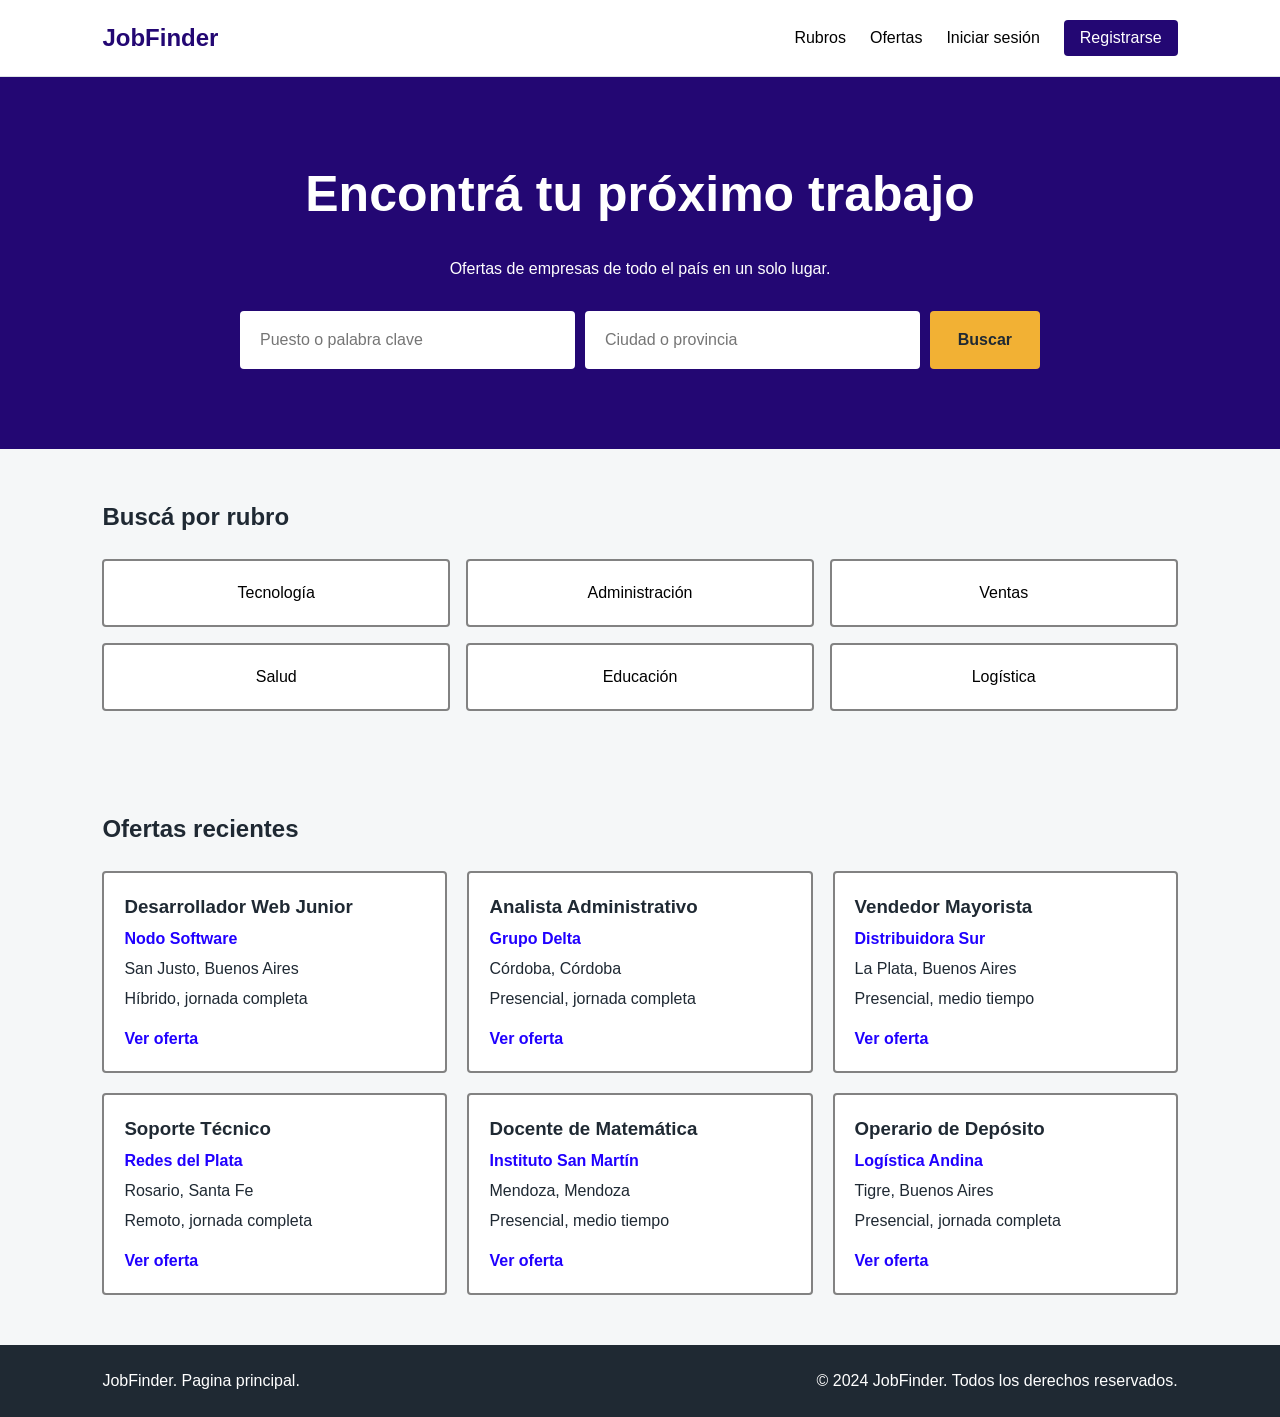
<file: index.html>
<!DOCTYPE html>
<html lang="es">
<head>
  <meta charset="UTF-8">
  <meta name="viewport" content="width=device-width, initial-scale=1.0">
  <title>JobFinder - Búsqueda de empleo</title>
  <link rel="stylesheet" href="style.css">
</head>
<body>
  <header>
    <a class="logo" href="#">JobFinder</a>
    <nav>
      <a href="#rubros">Rubros</a>
      <a href="#ofertas">Ofertas</a>
      <a href="login.html">Iniciar sesión</a>
      <a class="registro" href="registro.html">Registrarse</a>
    </nav>
  </header>

  <main>
    <section class="hero">
      <h1>Encontrá tu próximo trabajo</h1>
      <p>Ofertas de empresas de todo el país en un solo lugar.</p>
      <form>
        <input type="text" placeholder="Puesto o palabra clave">
        <input type="text" placeholder="Ciudad o provincia">
        <button type="submit">Buscar</button>
      </form>
    </section>

    <section id="rubros">
      <h2>Buscá por rubro</h2>
      <div class="rubros">
        <a href="#">Tecnología</a>
        <a href="#">Administración</a>
        <a href="#">Ventas</a>
        <a href="#">Salud</a>
        <a href="#">Educación</a>
        <a href="#">Logística</a>
      </div>
    </section>

    <section id="ofertas">
      <h2>Ofertas recientes</h2>
      <div class="ofertas">
        <article>
          <h3>Desarrollador Web Junior</h3>
          <p class="empresa">Nodo Software</p>
          <p>San Justo, Buenos Aires</p>
          <p>Híbrido, jornada completa</p>
          <a href="#">Ver oferta</a>
        </article>
        <article>
          <h3>Analista Administrativo</h3>
          <p class="empresa">Grupo Delta</p>
          <p>Córdoba, Córdoba</p>
          <p>Presencial, jornada completa</p>
          <a href="#">Ver oferta</a>
        </article>
        <article>
          <h3>Vendedor Mayorista</h3>
          <p class="empresa">Distribuidora Sur</p>
          <p>La Plata, Buenos Aires</p>
          <p>Presencial, medio tiempo</p>
          <a href="#">Ver oferta</a>
        </article>
        <article>
          <h3>Soporte Técnico</h3>
          <p class="empresa">Redes del Plata</p>
          <p>Rosario, Santa Fe</p>
          <p>Remoto, jornada completa</p>
          <a href="#">Ver oferta</a>
        </article>
        <article>
          <h3>Docente de Matemática</h3>
          <p class="empresa">Instituto San Martín</p>
          <p>Mendoza, Mendoza</p>
          <p>Presencial, medio tiempo</p>
          <a href="#">Ver oferta</a>
        </article>
        <article>
          <h3>Operario de Depósito</h3>
          <p class="empresa">Logística Andina</p>
          <p>Tigre, Buenos Aires</p>
          <p>Presencial, jornada completa</p>
          <a href="#">Ver oferta</a>
        </article>
      </div>
    </section>
  </main>

  <footer>
    <p>JobFinder. Pagina principal.</p>
    <p>© 2024 JobFinder. Todos los derechos reservados.</p>
  </footer>
</body>
</html>
</file>
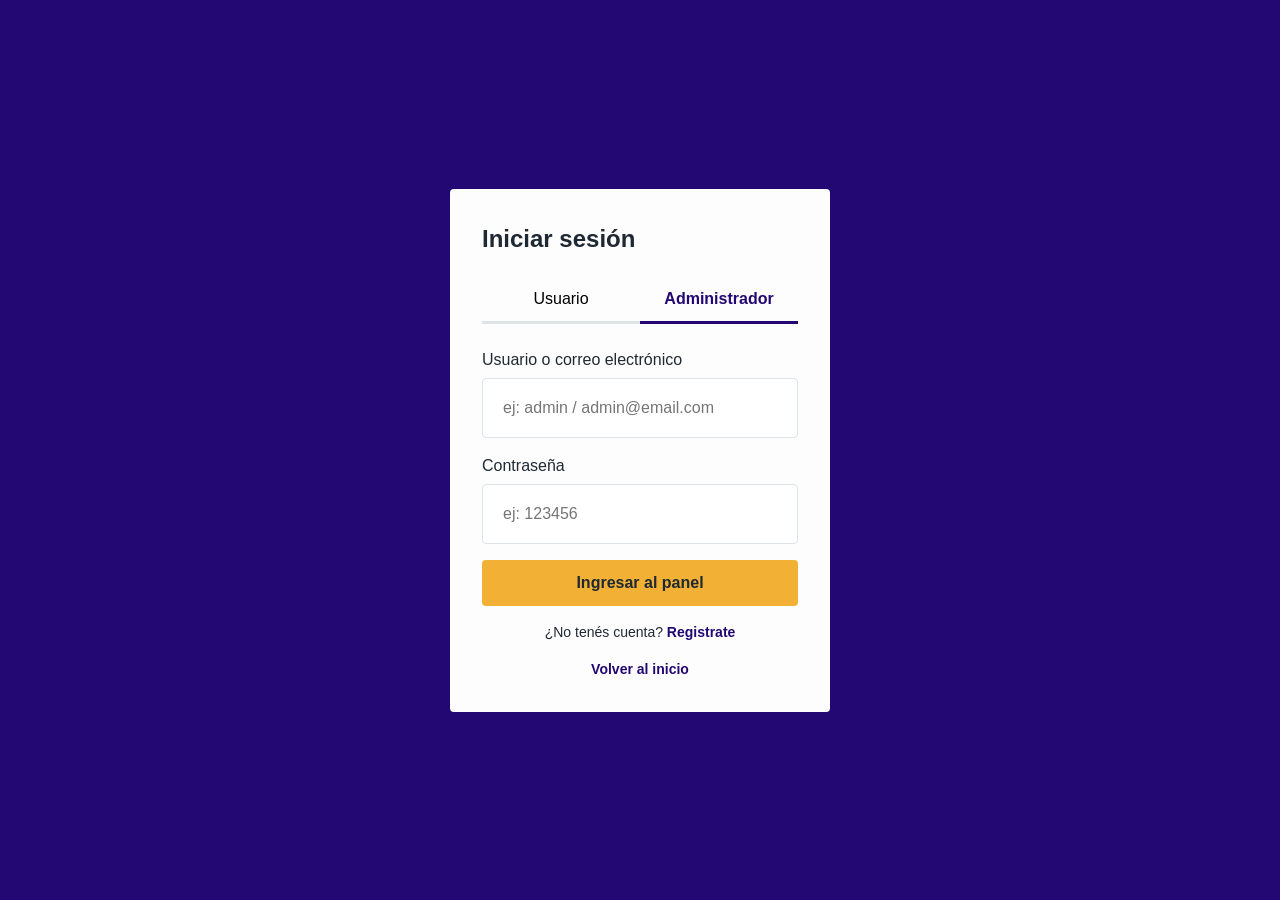
<file: login-admin.html>
<!DOCTYPE html>
<html lang="es">
<head>
  <meta charset="UTF-8">
  <meta name="viewport" content="width=device-width, initial-scale=1.0">
  <title>JobFinder - Acceso de administrador</title>
  <link rel="stylesheet" href="style.css">
</head>
<body class="login">
  <main class="caja">
    <h1>Iniciar sesión</h1>
    <nav class="roles">
      <a href="login.html">Usuario</a>
      <a class="activo" href="login-admin.html">Administrador</a>
    </nav>
    <form action="panel.html">
      <label>
        Usuario o correo electrónico
        <input type="text" required placeholder="ej: admin / admin@email.com">
      </label>
      <label>
        Contraseña
        <input type="password" required placeholder="ej: 123456">
      </label>
      <button type="submit">Ingresar al panel</button>
    </form>
    <p>¿No tenés cuenta? <a href="registro.html">Registrate</a></p>
    <p><a href="index.html">Volver al inicio</a></p>
  </main>
</body>
</html>
</file>
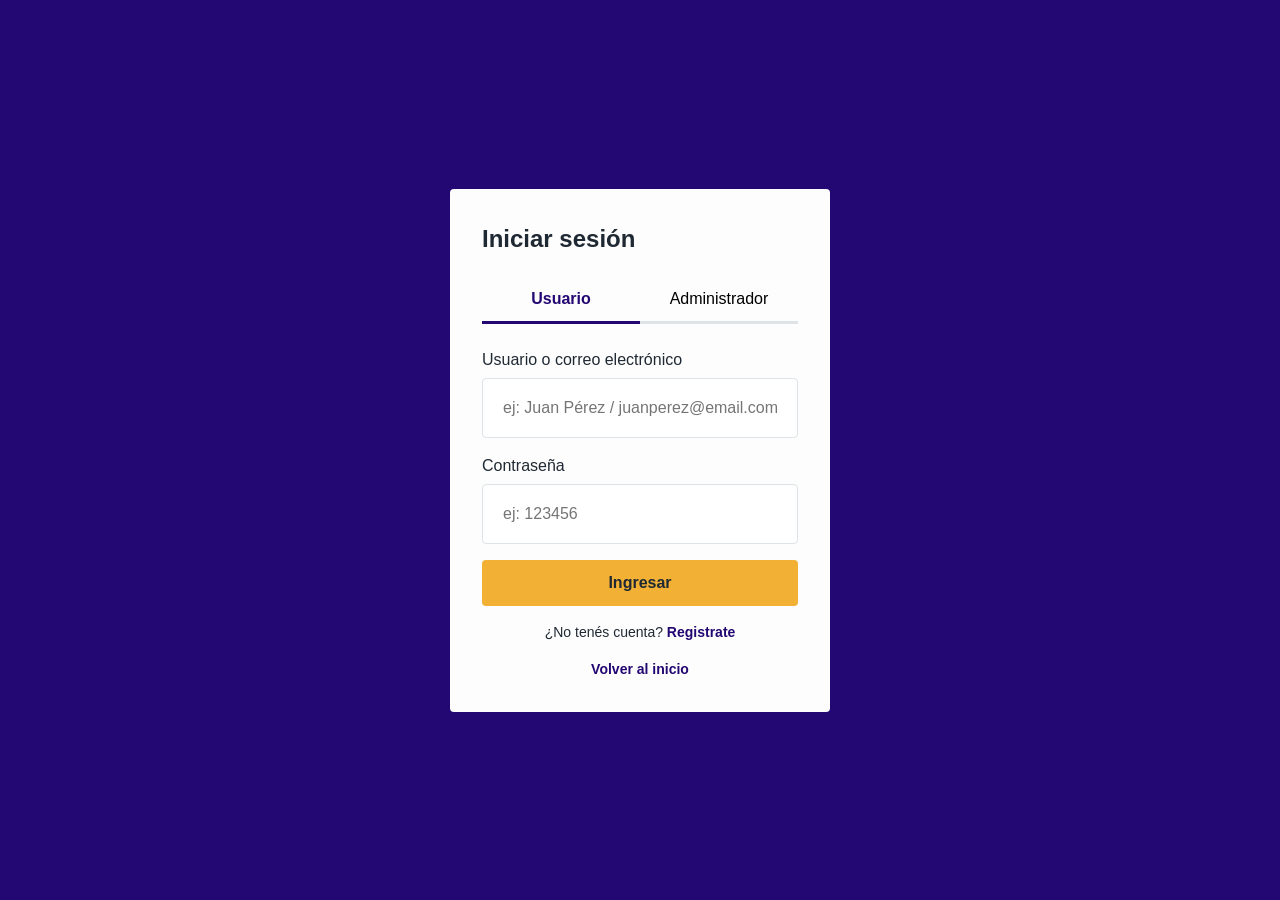
<file: login.html>
<!DOCTYPE html>
<html lang="es">
<head>
  <meta charset="UTF-8">
  <meta name="viewport" content="width=device-width, initial-scale=1.0">
  <title>JobFinder - Iniciar sesión</title>
  <link rel="stylesheet" href="style.css">
</head>
<body class="login">
  <main class="caja">
    <h1>Iniciar sesión</h1>
    <nav class="roles">
      <a class="activo" href="login.html">Usuario</a>
      <a href="login-admin.html">Administrador</a>
    </nav>
    <form action="usuario.html">
      <label>
        Usuario o correo electrónico
        <input type="text" required placeholder="ej: Juan Pérez / juanperez@email.com">
      </label>
      <label>
        Contraseña
        <input type="password" required placeholder="ej: 123456">
      </label>
      <button type="submit">Ingresar</button>
    </form>
    <p>¿No tenés cuenta? <a href="registro.html">Registrate</a></p>
    <p><a href="index.html">Volver al inicio</a></p>
  </main>
</body>
</html>
</file>
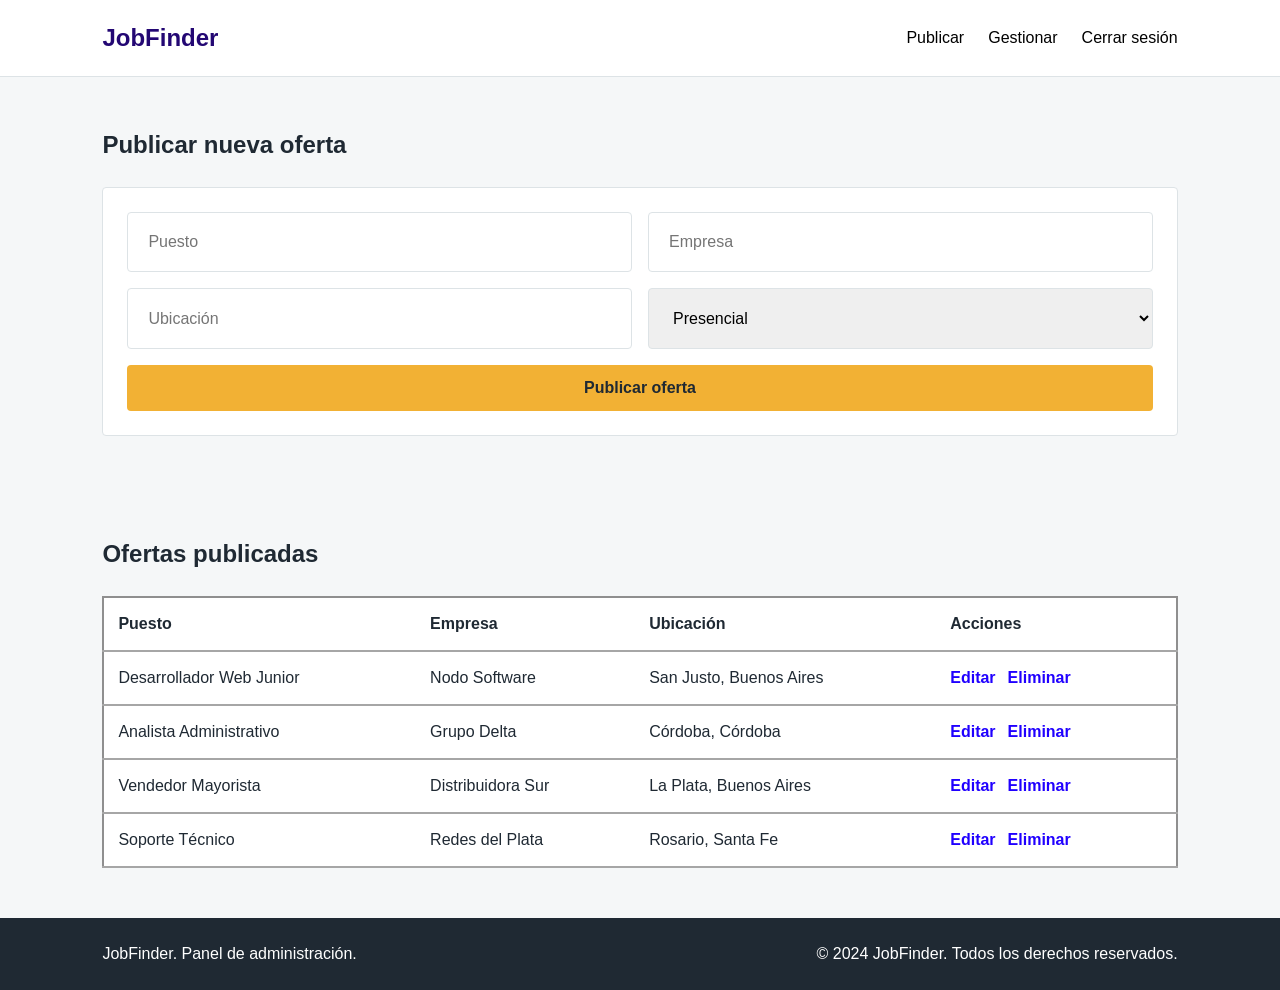
<file: panel.html>
<!DOCTYPE html>
<html lang="es">
<head>
  <meta charset="UTF-8">
  <meta name="viewport" content="width=device-width, initial-scale=1.0">
  <title>JobFinder - Panel de administración</title>
  <link rel="stylesheet" href="style.css">
</head>
<body>
  <header>
    <a class="logo" href="#">JobFinder</a>
    <nav>
      <a href="#publicar">Publicar</a>
      <a href="#gestionar">Gestionar</a>
      <a href="index.html">Cerrar sesión</a>
    </nav>
  </header>

  <main>
    <section id="publicar">
      <h2>Publicar nueva oferta</h2>
      <form class="publicar">
        <input type="text" placeholder="Puesto" >
        <input type="text" placeholder="Empresa" >
        <input type="text" placeholder="Ubicación" >
        <select>
          <option>Presencial</option>
          <option>Híbrido</option>
          <option>Remoto</option>
        </select>
        <button type="submit">Publicar oferta</button>
      </form>
    </section>

    <section id="gestionar">
      <h2>Ofertas publicadas</h2>
      <table>
        <tr>
          <th>Puesto</th>
          <th>Empresa</th>
          <th>Ubicación</th>
          <th>Acciones</th>
        </tr>
        <tr>
          <td>Desarrollador Web Junior</td>
          <td>Nodo Software</td>
          <td>San Justo, Buenos Aires</td>
          <td><a href="#">Editar</a><a href="#">Eliminar</a></td>
        </tr>
        <tr>
          <td>Analista Administrativo</td>
          <td>Grupo Delta</td>
          <td>Córdoba, Córdoba</td>
          <td><a href="#">Editar</a><a href="#">Eliminar</a></td>
        </tr>
        <tr>
          <td>Vendedor Mayorista</td>
          <td>Distribuidora Sur</td>
          <td>La Plata, Buenos Aires</td>
          <td><a href="#">Editar</a><a href="#">Eliminar</a></td>
        </tr>
        <tr>
          <td>Soporte Técnico</td>
          <td>Redes del Plata</td>
          <td>Rosario, Santa Fe</td>
          <td><a href="#">Editar</a><a href="#">Eliminar</a></td>
        </tr>
      </table>
    </section>
  </main>

  <footer>
    <p>JobFinder. Panel de administración.</p>
    <p>© 2024 JobFinder. Todos los derechos reservados.</p>
  </footer>
</body>
</html>
</file>
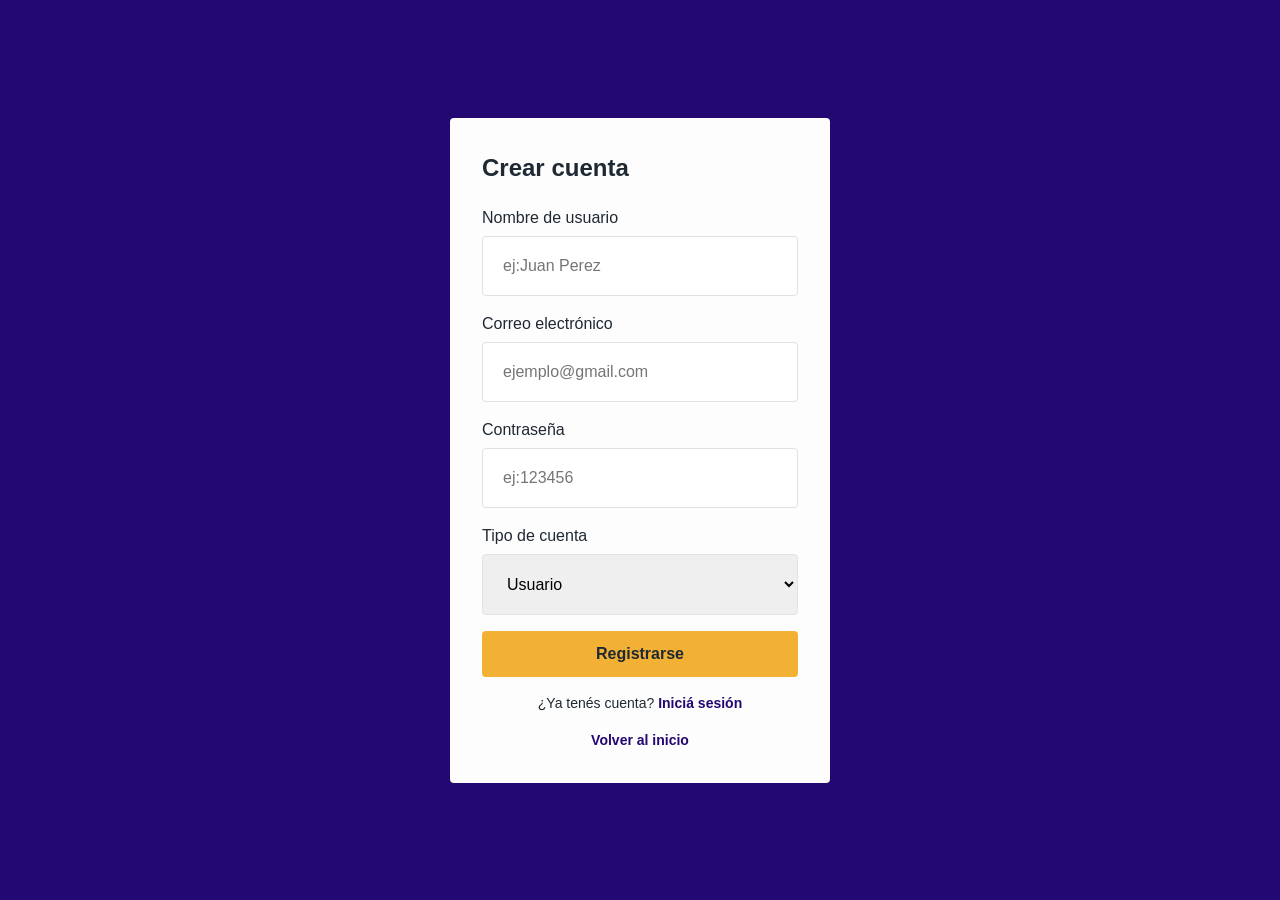
<file: registro.html>
<!DOCTYPE html>
<html lang="es">
<head>
  <meta charset="UTF-8">
  <meta name="viewport" content="width=device-width, initial-scale=1.0">
  <title>JobFinder - Registrarse</title>
  <link rel="stylesheet" href="style.css">
</head>
<body class="login">
  <main class="caja">
    <h1>Crear cuenta</h1>
    <form action="login.html">
      <label>
        Nombre de usuario
        <input type="text" required placeholder="ej:Juan Perez">
      </label>
      <label >
        Correo electrónico
        <input type="email" required placeholder="ejemplo@gmail.com">
      </label>
      <label>
        Contraseña
        <input type="password" required placeholder="ej:123456">
      </label>
      <label>
        Tipo de cuenta
        <select>
          <option>Usuario</option>
          <option>Administrador</option>
        </select>
      </label>
      <button type="submit">Registrarse</button>
    </form>
    <p>¿Ya tenés cuenta? <a href="login.html">Iniciá sesión</a></p>
    <p><a href="index.html">Volver al inicio</a></p>
  </main>
</body>
</html>
</file>
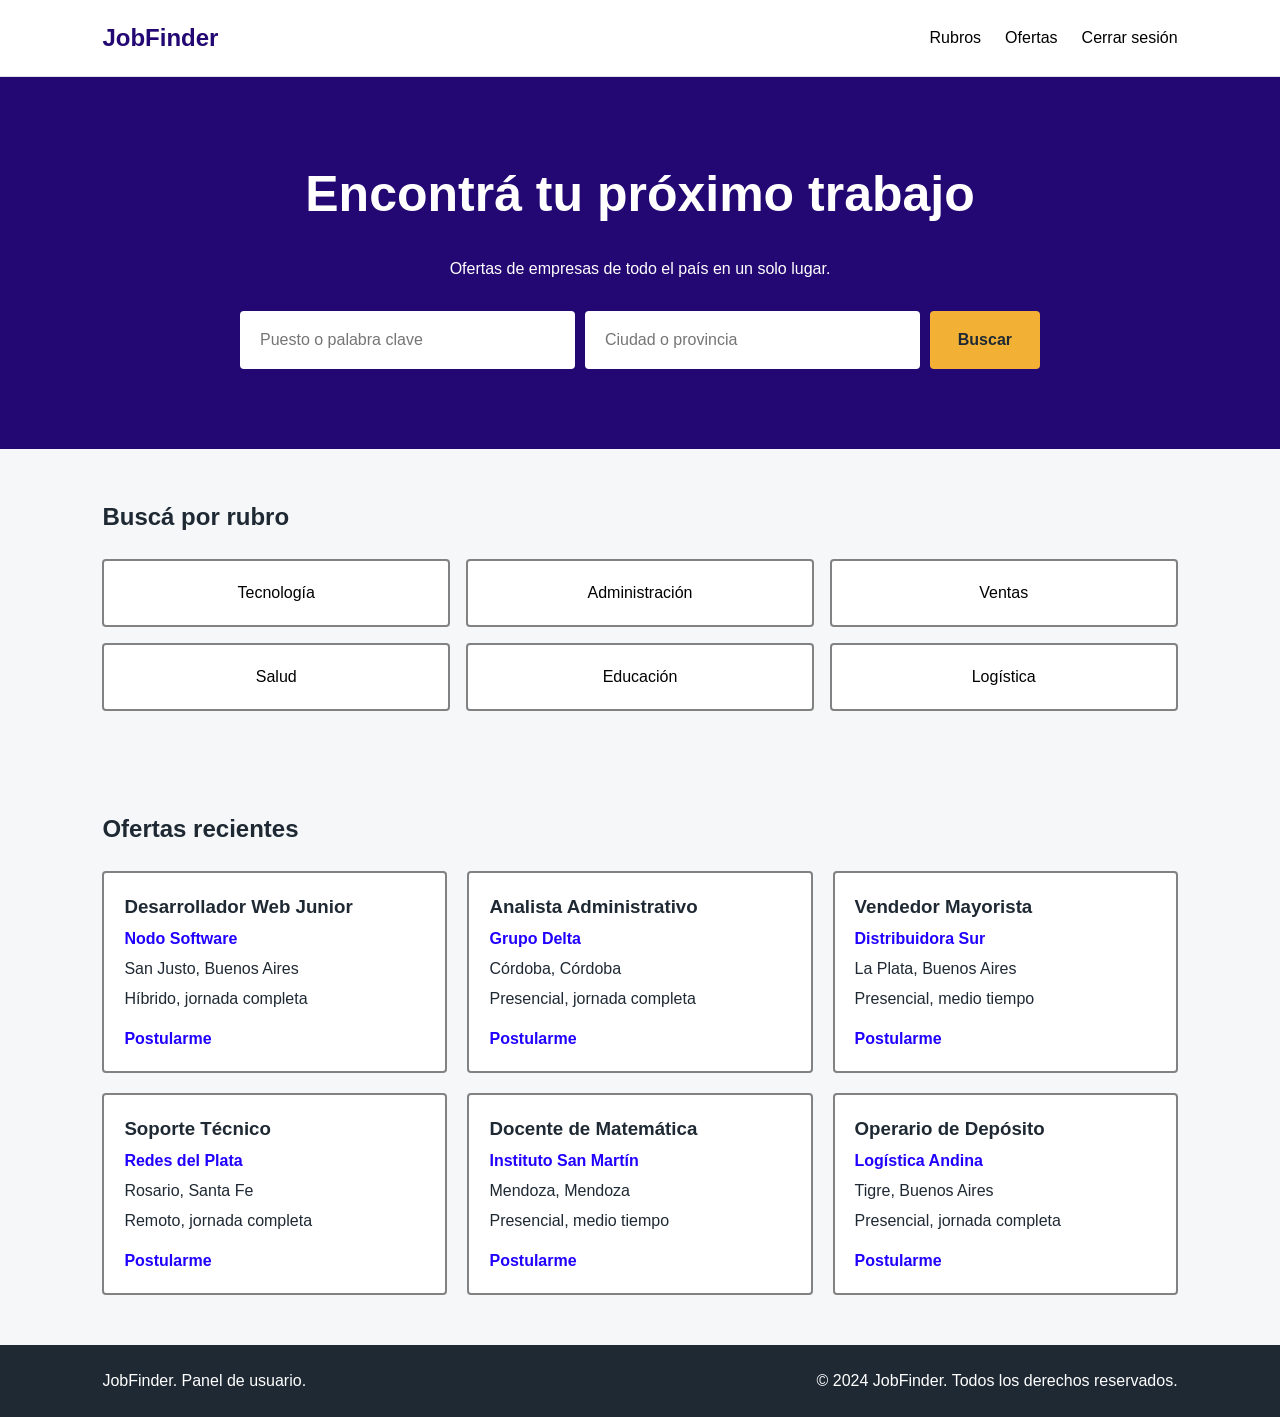
<file: usuario.html>
<!DOCTYPE html>
<html lang="es">
<head>
  <meta charset="UTF-8">
  <meta name="viewport" content="width=device-width, initial-scale=1.0">
  <title>JobFinder - Búsqueda de empleo</title>
  <link rel="stylesheet" href="style.css">
</head>
<body>
  <header>
    <a class="logo" href="#">JobFinder</a>
    <nav>
      <a href="#rubros">Rubros</a>
      <a href="#ofertas">Ofertas</a>
      <a href="index.html">Cerrar sesión</a>
    </nav>
  </header>

  <main>
    <section class="hero">
      <h1>Encontrá tu próximo trabajo</h1>
      <p>Ofertas de empresas de todo el país en un solo lugar.</p>
      <form>
        <input type="text" placeholder="Puesto o palabra clave">
        <input type="text" placeholder="Ciudad o provincia">
        <button type="submit">Buscar</button>
      </form>
    </section>

    <section id="rubros">
      <h2>Buscá por rubro</h2>
      <div class="rubros">
        <a href="#">Tecnología</a>
        <a href="#">Administración</a>
        <a href="#">Ventas</a>
        <a href="#">Salud</a>
        <a href="#">Educación</a>
        <a href="#">Logística</a>
      </div>
    </section>

    <section id="ofertas">
      <h2>Ofertas recientes</h2>
      <div class="ofertas">
        <article>
          <h3>Desarrollador Web Junior</h3>
          <p class="empresa">Nodo Software</p>
          <p>San Justo, Buenos Aires</p>
          <p>Híbrido, jornada completa</p>
          <a href="#">Postularme</a>
        </article>
        <article>
          <h3>Analista Administrativo</h3>
          <p class="empresa">Grupo Delta</p>
          <p>Córdoba, Córdoba</p>
          <p>Presencial, jornada completa</p>
          <a href="#">Postularme</a>
        </article>
        <article>
          <h3>Vendedor Mayorista</h3>
          <p class="empresa">Distribuidora Sur</p>
          <p>La Plata, Buenos Aires</p>
          <p>Presencial, medio tiempo</p>
          <a href="#">Postularme</a>
        </article>
        <article>
          <h3>Soporte Técnico</h3>
          <p class="empresa">Redes del Plata</p>
          <p>Rosario, Santa Fe</p>
          <p>Remoto, jornada completa</p>
          <a href="#">Postularme</a>
        </article>
        <article>
          <h3>Docente de Matemática</h3>
          <p class="empresa">Instituto San Martín</p>
          <p>Mendoza, Mendoza</p>
          <p>Presencial, medio tiempo</p>
          <a href="#">Postularme</a>
        </article>
        <article>
          <h3>Operario de Depósito</h3>
          <p class="empresa">Logística Andina</p>
          <p>Tigre, Buenos Aires</p>
          <p>Presencial, jornada completa</p>
          <a href="#">Postularme</a>
        </article>
      </div>
    </section>
  </main>

  <footer>
    <p>JobFinder. Panel de usuario.</p>
    <p>© 2024 JobFinder. Todos los derechos reservados.</p>
  </footer>
</body>
</html>
</file>
<file: style.css>
* {
  box-sizing: border-box;
  margin: 0;
  padding: 0;
}

body {
  font-family: "Helvetica", Helvetica, sans-serif;
  color: #1f2933;
  background: #f5f7f8;
  line-height: 1.5;
}

a {
  color: black;
  text-decoration: none;
}

header {
  display: flex;
  justify-content: space-between;
  align-items: center;
  padding: 20px 8%;
  background: #ffffff;
  border-bottom: 1px solid #dde3e6;
}

.logo {
  font-size: 24px;
  font-weight: bold;
  color: #230773;
}

nav {
  display: flex;
  align-items: center;
  gap: 24px;
}

nav a:hover {
  color: #230773;
}
/*revisar despues*/
input,
select {
  padding: 20px;
  border: 1px solid #dde3e6;
  border-radius: 4px;
  font-size: 16px;
}

button {
  padding: 14px 28px;
  border: none;
  border-radius: 4px;
  background: #f2b134;
  color: #1f2933;
  font-size: 16px;
  font-weight: bold;
  cursor: pointer;
}

.login {
  display: flex;
  justify-content: center;
  align-items: center;
  min-height: 100vh;
  padding: 20px;
  background: #230773;
}

.caja {
  width: 100%;
  max-width: 380px;
  padding: 32px;
  background: #fefdfd;
  border-radius: 4px;
}

.caja h1 {
  font-size: 24px;
  margin-bottom: 20px;
}

.roles {
  display: flex;
  /*align-items: stretch;*/
  gap: 0;
  margin-bottom: 24px;
}

.roles a {
  flex: 1;
  padding: 10px;
  text-align: center;
  border-bottom: 3px solid #dde3e6;
}

.roles .activo {
  border-color: #230773;
  color: #230773;
  font-weight: bold;
}

.caja form {
  display: flex;
  flex-direction: column;
  gap: 16px;
}

label {
  display: flex;
  flex-direction: column;
  gap: 6px;
}

.hero {
  padding: 80px 8%;
  background: #230773;
  color: #ffffff;
  text-align: center;
}

.hero h1 {
  font-size: 50px;
  margin-bottom: 25px;
}

.hero form {
  display: flex;
  gap: 10px;
  max-width: 800px;
  margin: 30px auto 0;
}

.hero input {
  flex: 1;
  border: none;
}

section {
  padding: 50px 8%;
}

h2 {
  margin-bottom: 24px;
}

.rubros {
  display: grid;
  grid-template-columns: repeat(3, 1fr);
  gap: 16px;
}

.rubros a {
  padding: 20px;
  background: #ffffff;
  border: 2px solid #828282;
  border-radius: 4px;
  text-align: center;
}

.rubros a:hover {
  border-color: #230773;
}

.ofertas {
  display: grid;
  grid-template-columns: repeat(3, 1fr);
  gap: 20px;
}

article {
  display: flex;
  flex-direction: column;
  gap: 6px;
  padding: 20px;
  background: #ffffff;
  border: 2px solid #828282;
  border-radius: 4px;
}

.empresa {
  color: #2000ff;
  font-weight: bold;
}

article a {
  margin-top: 10px;
  color: #2000ff;
  font-weight: bold;
}

.publicar {
  display: grid;
  grid-template-columns: repeat(2, 1fr);
  gap: 16px;
  padding: 24px;
  background: #ffffff;
  border: 1px solid #dde3e6;
  border-radius: 4px;
}

.publicar button {
  grid-column: span 2;
}

table {
  width: 100%;
  border-collapse: collapse;
  background: #ffffff;
  border: 2px solid #8f8f8f;
}

th,
td {
  padding: 14px;
  text-align: left;
  border-bottom: 2px solid #a6a6a6;
}

td a {
  margin-right: 12px;
  color: #2000ff;
  font-weight: bold;
}

footer {
  display: flex;
  justify-content: space-between;
  padding: 24px 8%;
  background: #1f2933;
  color: #ffffff;
  text-align: left;

}

nav .registro {
  padding: 6px 16px;
  border-radius: 4px;
  background: #230773;
  color: #ffffff;
}

nav .registro:hover {
  background: #1a055a;
  color: #ffffff;
}

.caja p {
  margin-top: 16px;
  text-align: center;
  font-size: 14px;
}

.caja p a {
  color: #230773;
  font-weight: bold;
}
</file>
